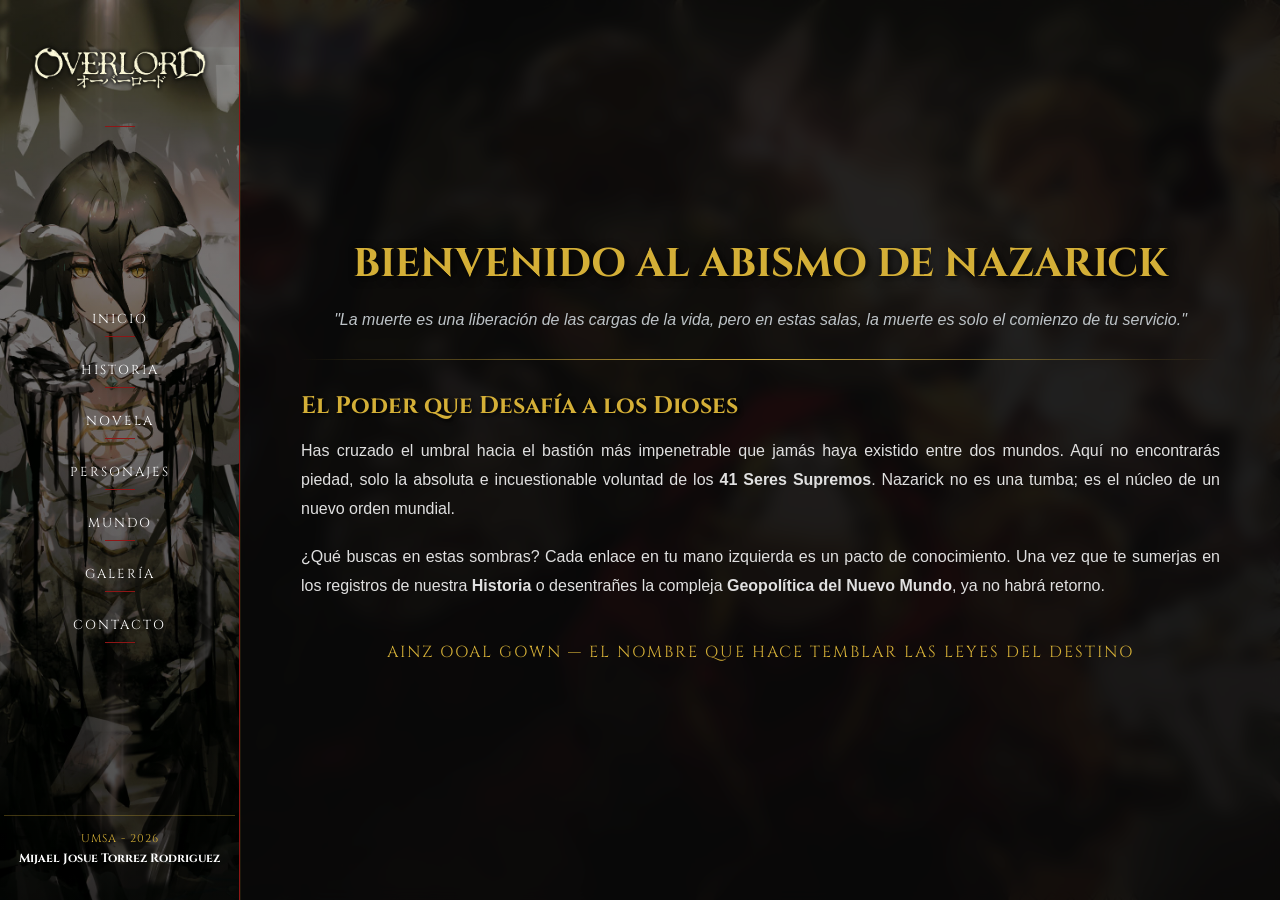
<file: index.html>
<!DOCTYPE html>
<html lang="es">
<head>
    <meta charset="UTF-8">
    <title>Overlord - Inicio</title>
    <link rel="stylesheet" href="css/estilo.css">
    <style>
        body {
            background-image: linear-gradient(rgba(0, 0, 0, 0.4), rgba(0, 0, 0, 0.7)), 
                              url('img/overlord_wallpaper_hd_overlord_so_bin_art_hd_wallp_by_resourcedirectory_de02f5s-pre.jpg') !important;
            background-size: cover !important;
            background-position: center !important;
            background-attachment: fixed !important;
            display: flex;
            margin: 0;
            overflow-x: hidden;
            color: #e0e0e0;
            font-family: 'Segoe UI', Tahoma, Geneva, Verdana, sans-serif;
        }

        main.contenido-derecha {
            margin-left: 240px !important;
            width: calc(100% - 240px) !important;
            background: rgba(10, 10, 10, 0.8) !important; 
            backdrop-filter: blur(8px) !important; 
            padding: 60px !important;
            min-height: 100vh;
            display: flex;
            flex-direction: column;
            justify-content: center;
            box-sizing: border-box;
        }

        .titulo-dorado {
            font-family: 'Cinzel', serif;
            color: #d4af37;
            font-size: 2.5rem;
            text-align: center;
            text-shadow: 2px 2px 10px #000;
            margin-bottom: 20px;
        }

        .divisor-ritual {
            border: 0;
            height: 1px;
            background: linear-gradient(to right, transparent, #d4af37, transparent);
            margin: 30px 0;
        }

        .cita-inicial {
            text-align: center;
            font-style: italic;
            color: #bdc3c7;
            margin-bottom: 30px;
        }

        .manifiesto-nazarick h2 {
            color: #d4af37;
            font-family: 'Cinzel', serif;
            margin-bottom: 15px;
        }

        .manifiesto-nazarick p {
            line-height: 1.8;
            margin-bottom: 20px;
            text-align: justify;
        }

        .lema-final {
            text-align: center;
            margin-top: 40px;
            color: #d4af37;
            font-family: 'Cinzel', serif;
            letter-spacing: 2px;
        }
    </style>
</head>
<body>
  
    <nav class="menu-lateral">
        <div class="logo-nazarick">
            <a href="index.html"><img src="img/Overlord_logo.png" alt="Logo" class="img-logo"></a>
        </div>
        <ul>
            <li><a href="index.html" class="active">INICIO</a></li>
            <li><a href="pags/historia.html">HISTORIA</a></li>
            <li><a href="pags/novela.html">NOVELA</a></li>
            <li><a href="pags/personajes.html">PERSONAJES</a></li>
            <li><a href="pags/mundo.html">MUNDO</a></li>
            <li><a href="pags/galeria.html">GALERÍA</a></li>
            <li><a href="pags/contacto.html">CONTACTO</a></li>
        </ul>
        <!-- SECCIÓN DE CRÉDITOS EN EL MENÚ -->
    <div class="creditos-menu">
        <p class="univ">UMSA - 2026</p>
        <p class="autor">Mijael Josue Torrez Rodriguez</p>
    </div>
    </nav>

    <main class="contenido-derecha">
        <section class="bienvenida-epica">
            <header>
                <h1 class="titulo-dorado">BIENVENIDO AL ABISMO DE NAZARICK</h1>
                <p class="cita-inicial">"La muerte es una liberación de las cargas de la vida, pero en estas salas, la muerte es solo el comienzo de tu servicio."</p>
            </header>

            <hr class="divisor-ritual">

            <article class="manifiesto-nazarick">
                <h2>El Poder que Desafía a los Dioses</h2>
                <p>Has cruzado el umbral hacia el bastión más impenetrable que jamás haya existido entre dos mundos. Aquí no encontrarás piedad, solo la absoluta e incuestionable voluntad de los <strong>41 Seres Supremos</strong>. Nazarick no es una tumba; es el núcleo de un nuevo orden mundial.</p>
                
                <p>¿Qué buscas en estas sombras? Cada enlace en tu mano izquierda es un pacto de conocimiento. Una vez que te sumerjas en los registros de nuestra <strong>Historia</strong> o desentrañes la compleja <strong>Geopolítica del Nuevo Mundo</strong>, ya no habrá retorno.</p>
            </article>

            <footer class="lema-final">
                <p>AINZ OOAL GOWN — EL NOMBRE QUE HACE TEMBLAR LAS LEYES DEL DESTINO</p>
            </footer>
        </section>
    </main>


</body>
</html>
</file>
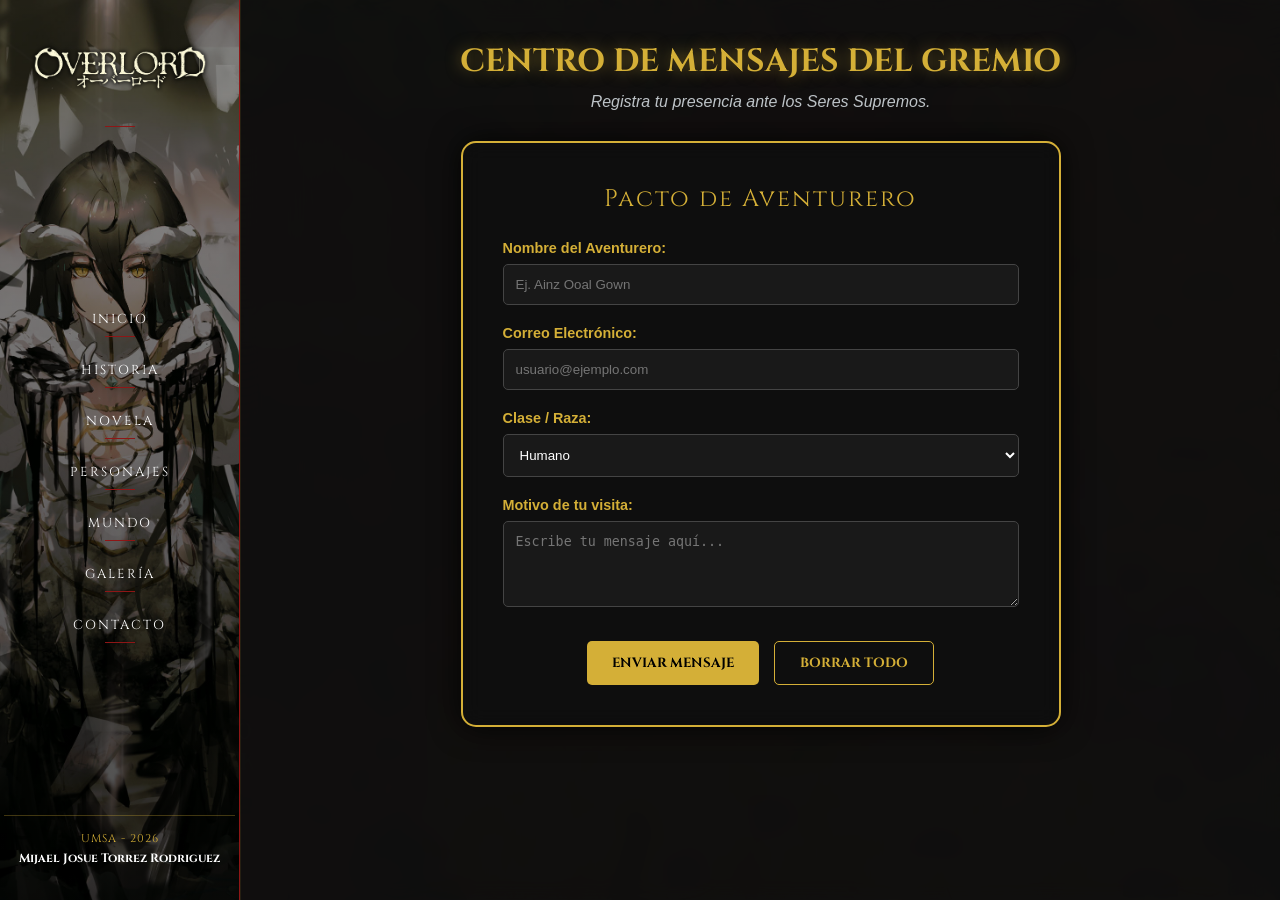
<file: pags/contacto.html>
<!DOCTYPE html>
<html lang="es">
<head>
    <meta charset="UTF-8">
    <title>Contacto - Nazarick UMSA</title>
    <link rel="stylesheet" href="../css/estilo.css">
    <style>
        body {
            /* Usamos el mismo fondo para mantener coherencia */
            background-image: linear-gradient(rgba(0, 0, 0, 0.7), rgba(0, 0, 0, 0.8)), 
                              url('../img/descarga (3).jpg') !important;
            background-size: cover !important;
            background-position: center !important;
            background-attachment: fixed !important;
            display: flex;
            margin: 0;
            color: #eeeeee;
        }

        .contenido-principal {
            margin-left: 240px !important;
            width: calc(100% - 240px) !important;
            padding: 40px !important;
            min-height: 100vh;
            display: flex;
            flex-direction: column;
            align-items: center;
            box-sizing: border-box;
        }

        h1 {
            font-family: 'Cinzel', serif;
            color: #d4af37;
            text-shadow: 0 0 15px rgba(212, 175, 55, 0.5);
            margin-bottom: 10px;
        }

        .subtitulo {
            text-align: center;
            font-style: italic;
            color: #bdc3c7;
            margin-bottom: 30px;
        }

        /* Estilo del Formulario */
        .formulario-nazarick {
            background: rgba(15, 15, 15, 0.85);
            backdrop-filter: blur(10px);
            border: 2px solid #d4af37;
            border-radius: 15px;
            padding: 40px;
            width: 100%;
            max-width: 600px;
            box-shadow: 0 0 30px rgba(0, 0, 0, 0.8);
        }

        fieldset {
            border: none;
            padding: 0;
            margin: 0;
        }

        legend {
            font-family: 'Cinzel', serif;
            color: #d4af37;
            font-size: 1.5rem;
            text-align: center;
            width: 100%;
            margin-bottom: 25px;
            letter-spacing: 2px;
        }

        label {
            display: block;
            margin-bottom: 8px;
            color: #d4af37;
            font-weight: bold;
            font-size: 0.9rem;
        }

        input, select, textarea {
            width: 100%;
            padding: 12px;
            background: rgba(30, 30, 30, 0.7);
            border: 1px solid #444;
            border-radius: 5px;
            color: #fff;
            margin-bottom: 20px;
            box-sizing: border-box;
            outline: none;
            transition: 0.3s;
        }

        input:focus, select:focus, textarea:focus {
            border-color: #d4af37;
            box-shadow: 0 0 10px rgba(212, 175, 55, 0.3);
        }

        /* Botones Épicos */
        .contenedor-botones {
            display: flex;
            gap: 15px;
            justify-content: center;
            margin-top: 10px;
        }

        button {
            padding: 12px 25px;
            cursor: pointer;
            font-family: 'Cinzel', serif;
            font-weight: bold;
            border-radius: 5px;
            transition: 0.4s;
            text-transform: uppercase;
        }

        button[type="submit"] {
            background: #d4af37;
            color: #000;
            border: none;
        }

        button[type="submit"]:hover {
            background: #fff;
            box-shadow: 0 0 20px #d4af37;
        }

        button[type="reset"] {
            background: transparent;
            color: #d4af37;
            border: 1px solid #d4af37;
        }

        button[type="reset"]:hover {
            background: rgba(212, 175, 55, 0.1);
        }
    </style>
</head>
<body>
   
    <nav class="menu-lateral">
        <div class="logo-nazarick"><a href="../index.html"><img src="../img/Overlord_logo.png" alt="Logo" class="img-logo"></a></div>
        <ul>
            <li><a href="../index.html">INICIO</a></li>
            <li><a href="historia.html">HISTORIA</a></li>
            <li><a href="novela.html">NOVELA</a></li>
            <li><a href="personajes.html">PERSONAJES</a></li>
            <li><a href="mundo.html">MUNDO</a></li>
            <li><a href="galeria.html">GALERÍA</a></li>
            <li><a href="contacto.html" class="active">CONTACTO</a></li>
        </ul>
        <!-- SECCIÓN DE CRÉDITOS EN EL MENÚ -->
    <div class="creditos-menu">
        <p class="univ">UMSA - 2026</p>
        <p class="autor">Mijael Josue Torrez Rodriguez</p>
    </div>
    </nav>

    <main class="contenido-principal">
        <h1>CENTRO DE MENSAJES DEL GREMIO</h1>
        <p class="subtitulo">Registra tu presencia ante los Seres Supremos.</p>

        <form action="#" method="post" class="formulario-nazarick">
            <fieldset>
                <legend>Pacto de Aventurero</legend>
                
                <label for="nombre">Nombre del Aventurero:</label>
                <input type="text" id="nombre" name="nombre" placeholder="Ej. Ainz Ooal Gown" required>

                <label for="email">Correo Electrónico:</label>
                <input type="email" id="email" name="email" placeholder="usuario@ejemplo.com" required>

                <label for="clase">Clase / Raza:</label>
                <select id="clase" name="clase">
                    <option value="humano">Humano</option>
                    <option value="heteromorfo">Heteromorfo (No-muerto, Demonio, etc.)</option>
                    <option value="semi-humano">Semi-humano</option>
                </select>

                <label for="mensaje">Motivo de tu visita:</label>
                <textarea id="mensaje" name="mensaje" rows="4" placeholder="Escribe tu mensaje aquí..."></textarea>

                <div class="contenedor-botones">
                    <button type="submit">ENVIAR MENSAJE</button>
                    <button type="reset">BORRAR TODO</button>
                </div>
            </fieldset>
        </form>
    </main>

</body>
</html>
</file>
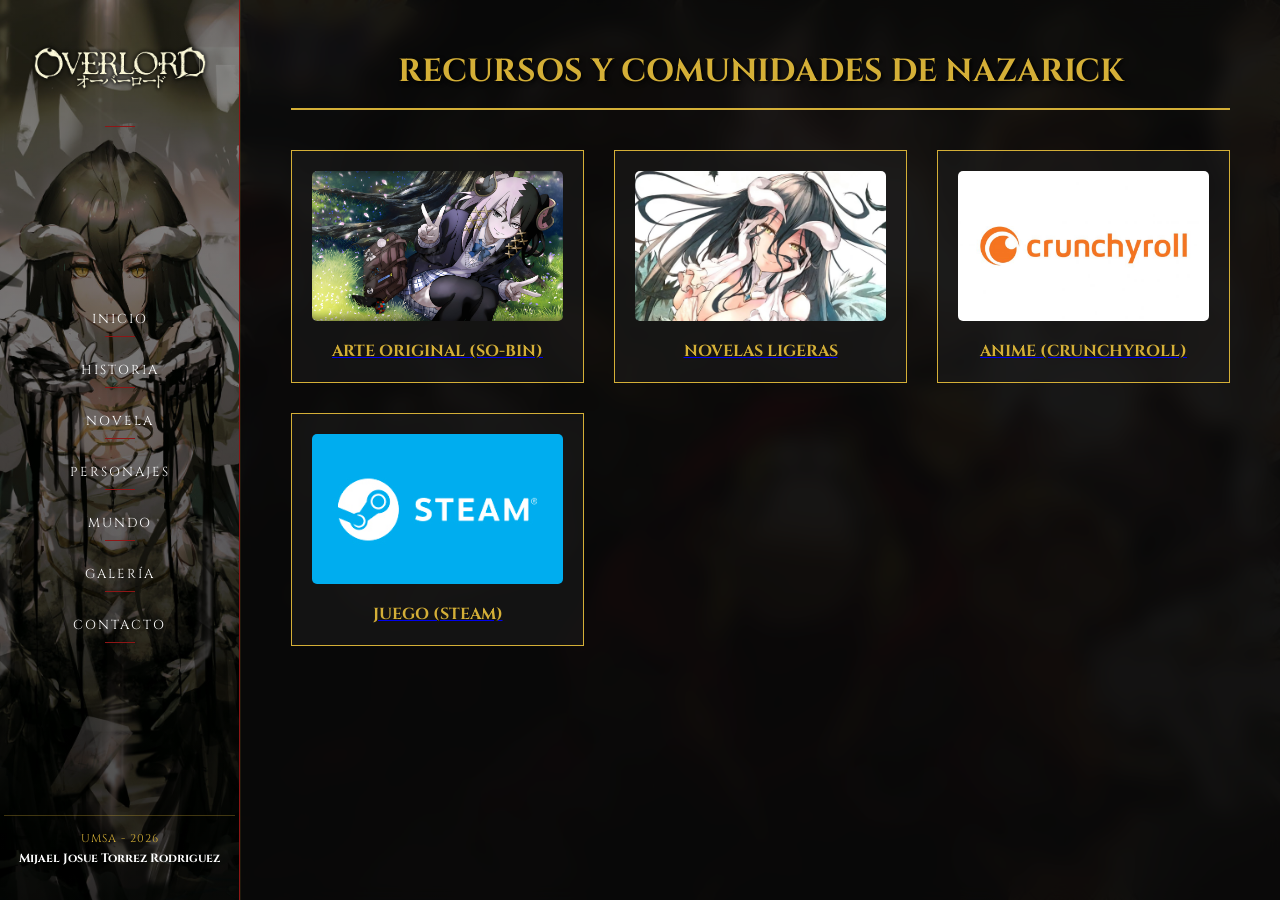
<file: pags/galeria.html>
<!DOCTYPE html>
<html lang="es">
<head>
    <meta charset="UTF-8">
    <title>Recursos - Overlord UMSA</title>
    <link rel="stylesheet" href="../css/estilo.css">
    <style>
        body {
            /* Usamos el fondo de la biblioteca para mantener la estética */
            background-image: linear-gradient(rgba(0, 0, 0, 0.6), rgba(0, 0, 0, 0.8)), 
                              url('../img/overlord_wallpaper_hd_overlord_so_bin_art_hd_wallp_by_resourcedirectory_de02f5s-pre.jpg') !important;
            background-size: cover !important;
            background-position: center !important;
            background-attachment: fixed !important;
            display: flex;
            margin: 0;
            color: #eeeeee;
        }

        .contenido-principal {
            margin-left: 240px !important;
            width: calc(100% - 240px) !important;
            padding: 50px !important;
            min-height: 100vh;
            box-sizing: border-box;
            background: rgba(10, 10, 10, 0.8);
            backdrop-filter: blur(10px);
        }

        h1 {
            font-family: 'Cinzel', serif;
            color: #d4af37;
            text-align: center;
            border-bottom: 2px solid #d4af37;
            padding-bottom: 15px;
        }

        .grid-recursos {
            display: grid;
            grid-template-columns: repeat(auto-fit, minmax(250px, 1fr));
            gap: 30px;
            margin-top: 40px;
        }

        .tarjeta-recurso {
            text-align: center;
            background: rgba(30, 30, 30, 0.5);
            padding: 20px;
            border: 1px solid #d4af37;
            transition: 0.3s;
        }

        .tarjeta-recurso:hover {
            transform: translateY(-10px);
            box-shadow: 0 0 20px rgba(212, 175, 55, 0.4);
        }

        .img-recurso {
            width: 100%;
            height: 150px;
            object-fit: cover;
            border-radius: 5px;
            margin-bottom: 15px;
        }

        .tarjeta-recurso span {
            display: block;
            color: #d4af37;
            font-family: 'Cinzel', serif;
            font-weight: bold;
        }
    </style>
</head>
<body>
    
    <nav class="menu-lateral">
       <div class="logo-nazarick"><a href="../index.html"><img src="../img/Overlord_logo.png" alt="Logo" class="img-logo"></a></div>
        <ul>
            <li><a href="../index.html">INICIO</a></li>
            <li><a href="historia.html">HISTORIA</a></li>
            <li><a href="novela.html">NOVELA</a></li>
            <li><a href="personajes.html">PERSONAJES</a></li>
            <li><a href="mundo.html">MUNDO</a></li>
            <li><a href="galeria.html" class="active">GALERÍA</a></li>
            <li><a href="contacto.html">CONTACTO</a></li>
        </ul>
        <!-- SECCIÓN DE CRÉDITOS EN EL MENÚ -->
    <div class="creditos-menu">
        <p class="univ">UMSA - 2026</p>
        <p class="autor">Mijael Josue Torrez Rodriguez</p>
    </div>
    </nav>

    <main class="contenido-principal">
        <h1>RECURSOS Y COMUNIDADES DE NAZARICK</h1>

        <div class="grid-recursos">
            <!-- Arte Original -->
            <a href="https://twitter.com/soubin" target="_blank" class="tarjeta-recurso">
                <img src="../img/656764023_1273528564878223_6191647858897061378_n.jpg" alt="Arte so-bin" class="img-recurso">
                <span>ARTE ORIGINAL (SO-BIN)</span>
            </a>

            <!-- Novelas -->
            <a href="https://yenpress.com/series/overlord-light-novel" target="_blank" class="tarjeta-recurso">
                <img src="../img/Overlord-min-2.jpg" alt="Novelas" class="img-recurso">
                <span>NOVELAS LIGERAS</span>
            </a>

            <!-- Anime -->
            <a href="https://www.crunchyroll.com/es/series/GR9P9331Y/overlord" target="_blank" class="tarjeta-recurso">
                <img src="../img/crunchyroll4133.jpg" alt="Anime" class="img-recurso">
                <span>ANIME (CRUNCHYROLL)</span>
            </a>

            <!-- Juego -->
            <a href="https://store.steampowered.com/app/1453940/Overlord_Escape_from_Nazarick/" target="_blank" class="tarjeta-recurso">
                <img src="../img/steamLogo_300.jpg" alt="Steam" class="img-recurso">
                <span>JUEGO (STEAM)</span>
            </a>
        </div>
    </main>


</body>
</html>
</file>
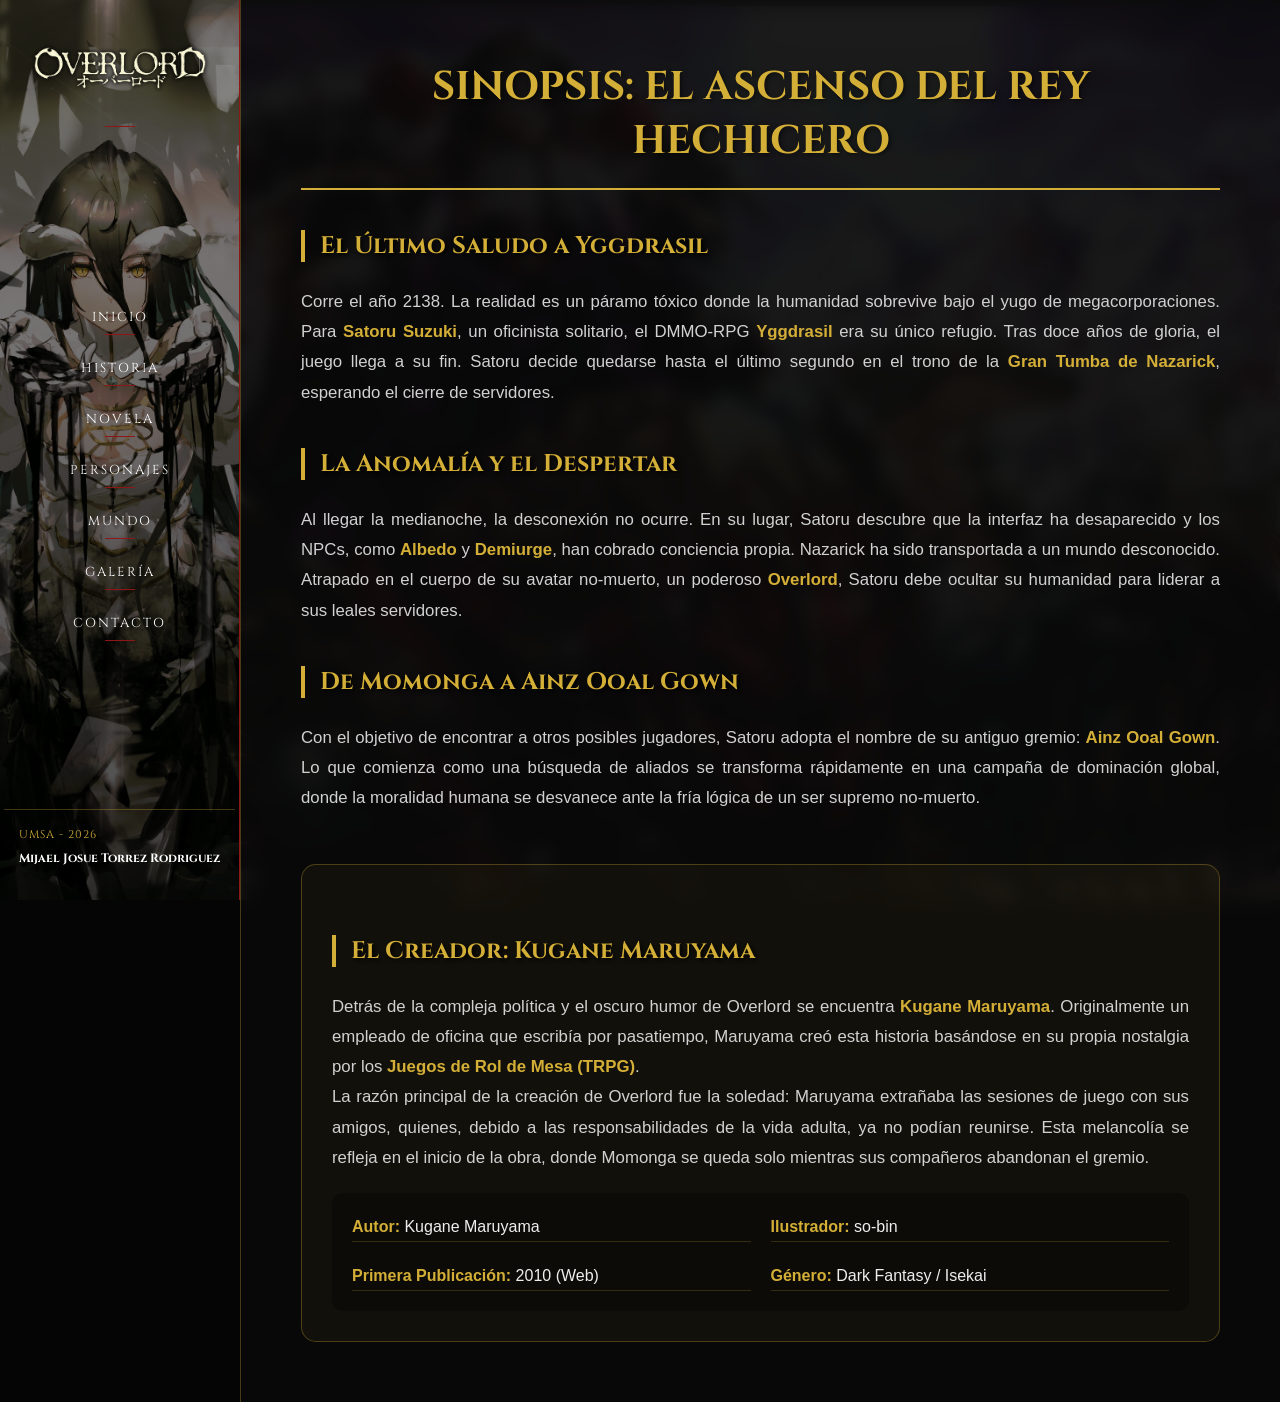
<file: pags/historia.html>
<!DOCTYPE html>
<html lang="es">
<head>
    <meta charset="UTF-8">
    <title>Overlord - Historia y Origen</title>
    <link rel="stylesheet" href="../css/estilo.css">
    <style>
        body {
            background-image: linear-gradient(rgba(0, 0, 0, 0.5), rgba(0, 0, 0, 0.7)), 
                              url('../img/s4av7p5wi9x61.png') !important;
            background-size: cover !important;
            background-position: center !important;
            background-attachment: fixed !important;
            display: flex;
            margin: 0;
            color: #eeeeee;
            font-family: 'Segoe UI', Tahoma, Geneva, Verdana, sans-serif;
        }

        main.contenido-derecha {
            margin-left: 240px !important;
            width: calc(100% - 240px) !important;
            background: rgba(10, 10, 10, 0.85) !important;
            padding: 60px !important;
            min-height: 100vh;
            box-sizing: border-box;
            backdrop-filter: blur(8px);
            border-left: 1px solid rgba(212, 175, 55, 0.3);
        }

        h1 {
            margin-top: 0;
            color: #d4af37;
            font-family: 'Cinzel', serif;
            text-align: center;
            font-size: 2.5rem;
            border-bottom: 2px solid #d4af37;
            padding-bottom: 20px;
            margin-bottom: 40px;
            text-shadow: 2px 2px 4px rgba(0,0,0,0.5);
        }

        h2 {
            font-family: 'Cinzel', serif;
            color: #d4af37;
            border-left: 4px solid #d4af37;
            padding-left: 15px;
            margin-top: 40px;
        }

        p {
            line-height: 1.8;
            text-align: justify;
            font-size: 1.05rem;
            color: #d1d1d1;
        }

        strong {
            color: #d4af37;
        }

        /* Tarjeta del Autor Especial */
        .seccion-autor {
            background: rgba(212, 175, 55, 0.05);
            border: 1px solid rgba(212, 175, 55, 0.3);
            padding: 30px;
            margin-top: 50px;
            border-radius: 15px;
            position: relative;
        }

        .ficha-tecnica {
            display: grid;
            grid-template-columns: 1fr 1fr;
            gap: 20px;
            margin-top: 20px;
            background: rgba(0,0,0,0.3);
            padding: 20px;
            border-radius: 10px;
        }

        .dato-ficha {
            border-bottom: 1px solid rgba(212, 175, 55, 0.2);
            padding: 5px 0;
        }
    </style>
</head>
<body>
   
   <nav class="menu-lateral">
       <div class="logo-nazarick">
           <a href="../index.html"><img src="../img/Overlord_logo.png" alt="Logo" class="img-logo"></a>
       </div>
       <ul>
           <li><a href="../index.html">INICIO</a></li>
           <li><a href="historia.html" class="active">HISTORIA</a></li>
           <li><a href="novela.html">NOVELA</a></li>
           <li><a href="personajes.html">PERSONAJES</a></li>
           <li><a href="mundo.html">MUNDO</a></li>
           <li><a href="galeria.html">GALERÍA</a></li>
           <li><a href="contacto.html">CONTACTO</a></li>
       </ul>
       <div class="creditos-menu">
           <p class="univ">UMSA - 2026</p>
           <p class="autor">Mijael Josue Torrez Rodriguez</p>
       </div>
   </nav>

   <main class="contenido-derecha">
        <h1>SINOPSIS: EL ASCENSO DEL REY HECHICERO</h1>
        
        <section>
            <h2>El Último Saludo a Yggdrasil</h2>
            <p>Corre el año 2138. La realidad es un páramo tóxico donde la humanidad sobrevive bajo el yugo de megacorporaciones. Para <strong>Satoru Suzuki</strong>, un oficinista solitario, el DMMO-RPG <strong>Yggdrasil</strong> era su único refugio. Tras doce años de gloria, el juego llega a su fin. Satoru decide quedarse hasta el último segundo en el trono de la <strong>Gran Tumba de Nazarick</strong>, esperando el cierre de servidores.</p>
        </section>

        <section>
            <h2>La Anomalía y el Despertar</h2>
            <p>Al llegar la medianoche, la desconexión no ocurre. En su lugar, Satoru descubre que la interfaz ha desaparecido y los NPCs, como <strong>Albedo</strong> y <strong>Demiurge</strong>, han cobrado conciencia propia. Nazarick ha sido transportada a un mundo desconocido. Atrapado en el cuerpo de su avatar no-muerto, un poderoso <strong>Overlord</strong>, Satoru debe ocultar su humanidad para liderar a sus leales servidores.</p>
        </section>

        <section>
            <h2>De Momonga a Ainz Ooal Gown</h2>
            <p>Con el objetivo de encontrar a otros posibles jugadores, Satoru adopta el nombre de su antiguo gremio: <strong>Ainz Ooal Gown</strong>. Lo que comienza como una búsqueda de aliados se transforma rápidamente en una campaña de dominación global, donde la moralidad humana se desvanece ante la fría lógica de un ser supremo no-muerto.</p>
        </section>

        <section class="seccion-autor">
            <h2>El Creador: Kugane Maruyama</h2>
            <p>Detrás de la compleja política y el oscuro humor de Overlord se encuentra <strong>Kugane Maruyama</strong>. Originalmente un empleado de oficina que escribía por pasatiempo, Maruyama creó esta historia basándose en su propia nostalgia por los <strong>Juegos de Rol de Mesa (TRPG)</strong>.</p>
            
            <p>La razón principal de la creación de Overlord fue la soledad: Maruyama extrañaba las sesiones de juego con sus amigos, quienes, debido a las responsabilidades de la vida adulta, ya no podían reunirse. Esta melancolía se refleja en el inicio de la obra, donde Momonga se queda solo mientras sus compañeros abandonan el gremio.</p>

            <div class="ficha-tecnica">
                <div class="dato-ficha"><strong>Autor:</strong> Kugane Maruyama</div>
                <div class="dato-ficha"><strong>Ilustrador:</strong> so-bin</div>
                <div class="dato-ficha"><strong>Primera Publicación:</strong> 2010 (Web)</div>
                <div class="dato-ficha"><strong>Género:</strong> Dark Fantasy / Isekai</div>
            </div>
        </section>
   </main>

</body>
</html>
</file>
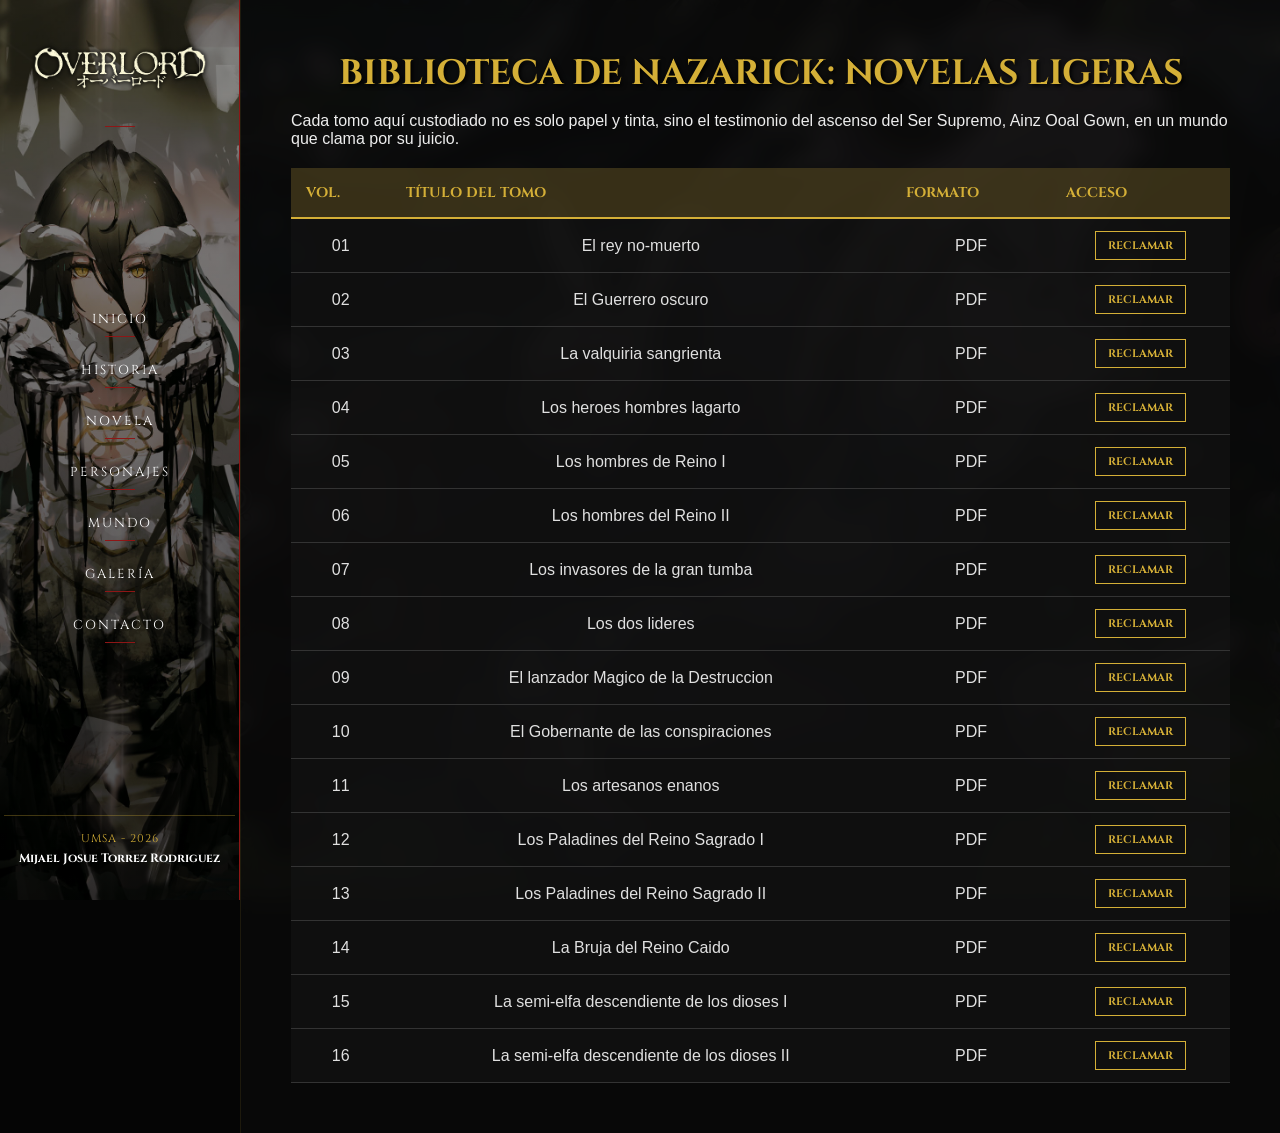
<file: pags/novela.html>
<!DOCTYPE html>
<html lang="es">
<head>
    <meta charset="UTF-8">
    <title>Overlord - Novelas Ligeras</title>
    <link rel="stylesheet" href="../css/estilo.css">
    <style>
        body {
            /* He puesto el nombre exacto que me pasaste. Asegúrate que el archivo en /img/ termine en .jpg */
            background-image: linear-gradient(rgba(0, 0, 0, 0.6), rgba(0, 0, 0, 0.8)), 
                              url('../img/656764023_1273528564878223_6191647858897061378_n.jpg') !important;
            background-size: cover !important;
            background-position: center !important;
            background-attachment: fixed !important;
            display: flex;
            margin: 0;
            color: #eeeeee;
        }

        main.contenido-derecha {
            margin-left: 240px !important;
            width: calc(100% - 240px) !important;
            background: rgba(10, 10, 10, 0.85) !important; 
            backdrop-filter: blur(10px) !important; 
            padding: 50px !important;
            min-height: 100vh;
            box-sizing: border-box;
        }

        .header-epico h1 {
            font-family: 'Cinzel', serif;
            color: #d4af37;
            text-align: center;
            font-size: 2.2rem;
            margin-bottom: 15px;
        }

        .tabla-overlord {
            width: 100%;
            border-collapse: collapse;
            margin-top: 20px;
            background: rgba(20, 20, 20, 0.6);
        }

        .tabla-overlord th {
            background-color: rgba(212, 175, 55, 0.2);
            color: #d4af37;
            padding: 15px;
            border-bottom: 2px solid #d4af37;
        }

        .tabla-overlord td {
            padding: 12px;
            border-bottom: 1px solid #333;
            text-align: center;
        }

        .link-tabla {
            color: #d4af37;
            text-decoration: none;
            font-weight: bold;
        }
    </style>
</head>
<body>
    
  <nav class="menu-lateral">
   <div class="logo-nazarick"><a href="../index.html"><img src="../img/Overlord_logo.png" alt="Logo" class="img-logo"></a></div>
    <ul>
        <li><a href="../index.html">INICIO</a></li>
        <li><a href="historia.html">HISTORIA</a></li>
        <li><a href="novela.html" class="active">NOVELA</a></li>
        <li><a href="personajes.html">PERSONAJES</a></li>
        <li><a href="mundo.html">MUNDO</a></li>
        <li><a href="galeria.html">GALERÍA</a></li>
        <li><a href="contacto.html">CONTACTO</a></li>
    </ul>
    <!-- SECCIÓN DE CRÉDITOS EN EL MENÚ -->
    <div class="creditos-menu">
        <p class="univ">UMSA - 2026</p>
        <p class="autor">Mijael Josue Torrez Rodriguez</p>
    </div>
</nav>

    <main class="contenido-derecha">
        <header class="header-epico">
            <h1>BIBLIOTECA DE NAZARICK: NOVELAS LIGERAS</h1>
            <p>
                Cada tomo aquí custodiado no es solo papel y tinta, sino el testimonio del ascenso del Ser Supremo, 
                Ainz Ooal Gown, en un mundo que clama por su juicio.
            </p>
        </header>

        <table class="tabla-overlord">
            <thead>
                <tr>
                    <th>VOL.</th>
                    <th>TÍTULO DEL TOMO</th>
                    <th>FORMATO</th>
                    <th>ACCESO</th>
                </tr>
            </thead>
            <tbody>
                <tr><td>01</td><td>El rey no-muerto</td><td>PDF</td><td><a href="../docs/Overlord 1 El rey no-muerto.pdf" target="_blank" class="link-tabla">RECLAMAR</a></td></tr>
                <tr><td>02</td><td>El Guerrero oscuro</td><td>PDF</td><td><a href="../docs/Overlord 2 El Guerrero oscuro.pdf" target="_blank" class="link-tabla">RECLAMAR</a></td></tr>
                <tr><td>03</td><td>La valquiria sangrienta</td><td>PDF</td><td><a href="../docs/Overlord 3 La valquiria sangrienta.pdf" target="_blank" class="link-tabla">RECLAMAR</a></td></tr>
                <tr><td>04</td><td>Los heroes hombres lagarto</td><td>PDF</td><td><a href="../docs/Overlord 4 Los heroes hombres lagarto.pdf" target="_blank" class="link-tabla">RECLAMAR</a></td></tr>
                <tr><td>05</td><td>Los hombres de Reino I</td><td>PDF</td><td><a href="../docs/Overlord 5 Los hombres de Reino I.pdf" target="_blank" class="link-tabla">RECLAMAR</a></td></tr>
                <tr><td>06</td><td>Los hombres del Reino II</td><td>PDF</td><td><a href="../docs/Overlord 6 Los hombres del Reino II.pdf" target="_blank" class="link-tabla">RECLAMAR</a></td></tr>
                <tr><td>07</td><td>Los invasores de la gran tumba</td><td>PDF</td><td><a href="../docs/Overlord 7 Los invasores de la gran tumba.pdf" target="_blank" class="link-tabla">RECLAMAR</a></td></tr>
                <tr><td>08</td><td>Los dos lideres</td><td>PDF</td><td><a href="../docs/Overlord 8 Los dos lideres.pdf" target="_blank" class="link-tabla">RECLAMAR</a></td></tr>
                <tr><td>09</td><td>El lanzador Magico de la Destruccion</td><td>PDF</td><td><a href="../docs/Overlord 9 El lanzador Magico de la Destruccion.pdf" target="_blank" class="link-tabla">RECLAMAR</a></td></tr>
                <tr><td>10</td><td>El Gobernante de las conspiraciones</td><td>PDF</td><td><a href="../docs/Overlord 10 El Gobernante de las conspiraciones.pdf" target="_blank" class="link-tabla">RECLAMAR</a></td></tr>
                <tr><td>11</td><td>Los artesanos enanos</td><td>PDF</td><td><a href="../docs/Overlord 11 Los artesanos enanos.pdf" target="_blank" class="link-tabla">RECLAMAR</a></td></tr>
                <tr><td>12</td><td>Los Paladines del Reino Sagrado I</td><td>PDF</td><td><a href="../docs/Overlord 12 Los Paladines del Reino Sagrado I.pdf" target="_blank" class="link-tabla">RECLAMAR</a></td></tr>
                <tr><td>13</td><td>Los Paladines del Reino Sagrado II</td><td>PDF</td><td><a href="../docs/Overlord 13 Los Paladines del Reino Sagrado II.pdf" target="_blank" class="link-tabla">RECLAMAR</a></td></tr>
                <tr><td>14</td><td>La Bruja del Reino Caido</td><td>PDF</td><td><a href="../docs/Overlord 14 La Bruja del Reino Caido.pdf" target="_blank" class="link-tabla">RECLAMAR</a></td></tr>
                <tr><td>15</td><td>La semi-elfa descendiente de los dioses I</td><td>PDF</td><td><a href="../docs/Overlord 15 La Semi-Elfa Descendiente de la Sangre I.pdf" target="_blank" class="link-tabla">RECLAMAR</a></td></tr>
                <tr><td>16</td><td>La semi-elfa descendiente de los dioses II</td><td>PDF</td><td><a href="../docs/Overlord 16 La Semi-Elfa Descendiente de la Sangre II.pdf" target="_blank" class="link-tabla">RECLAMAR</a></td></tr>
            </tbody>
        </table>
    </main>
 
</body>
</html>
</file>
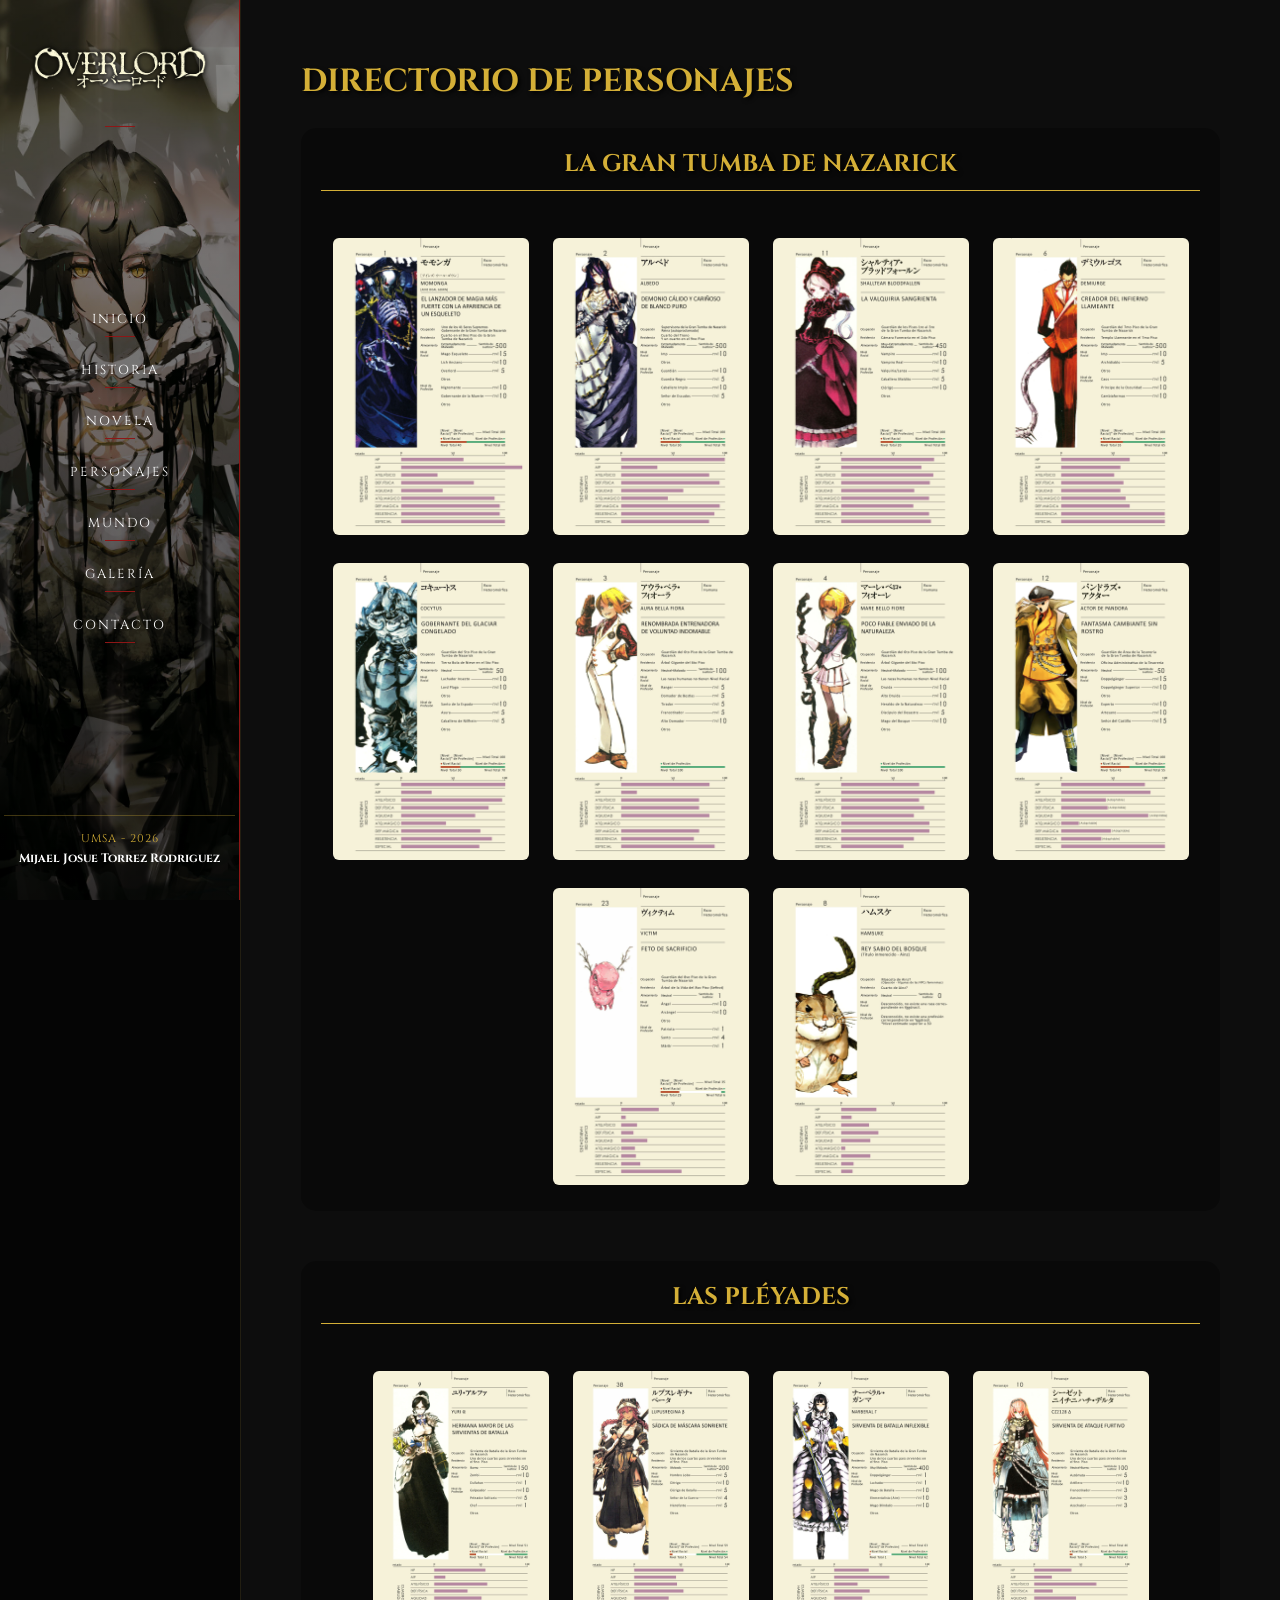
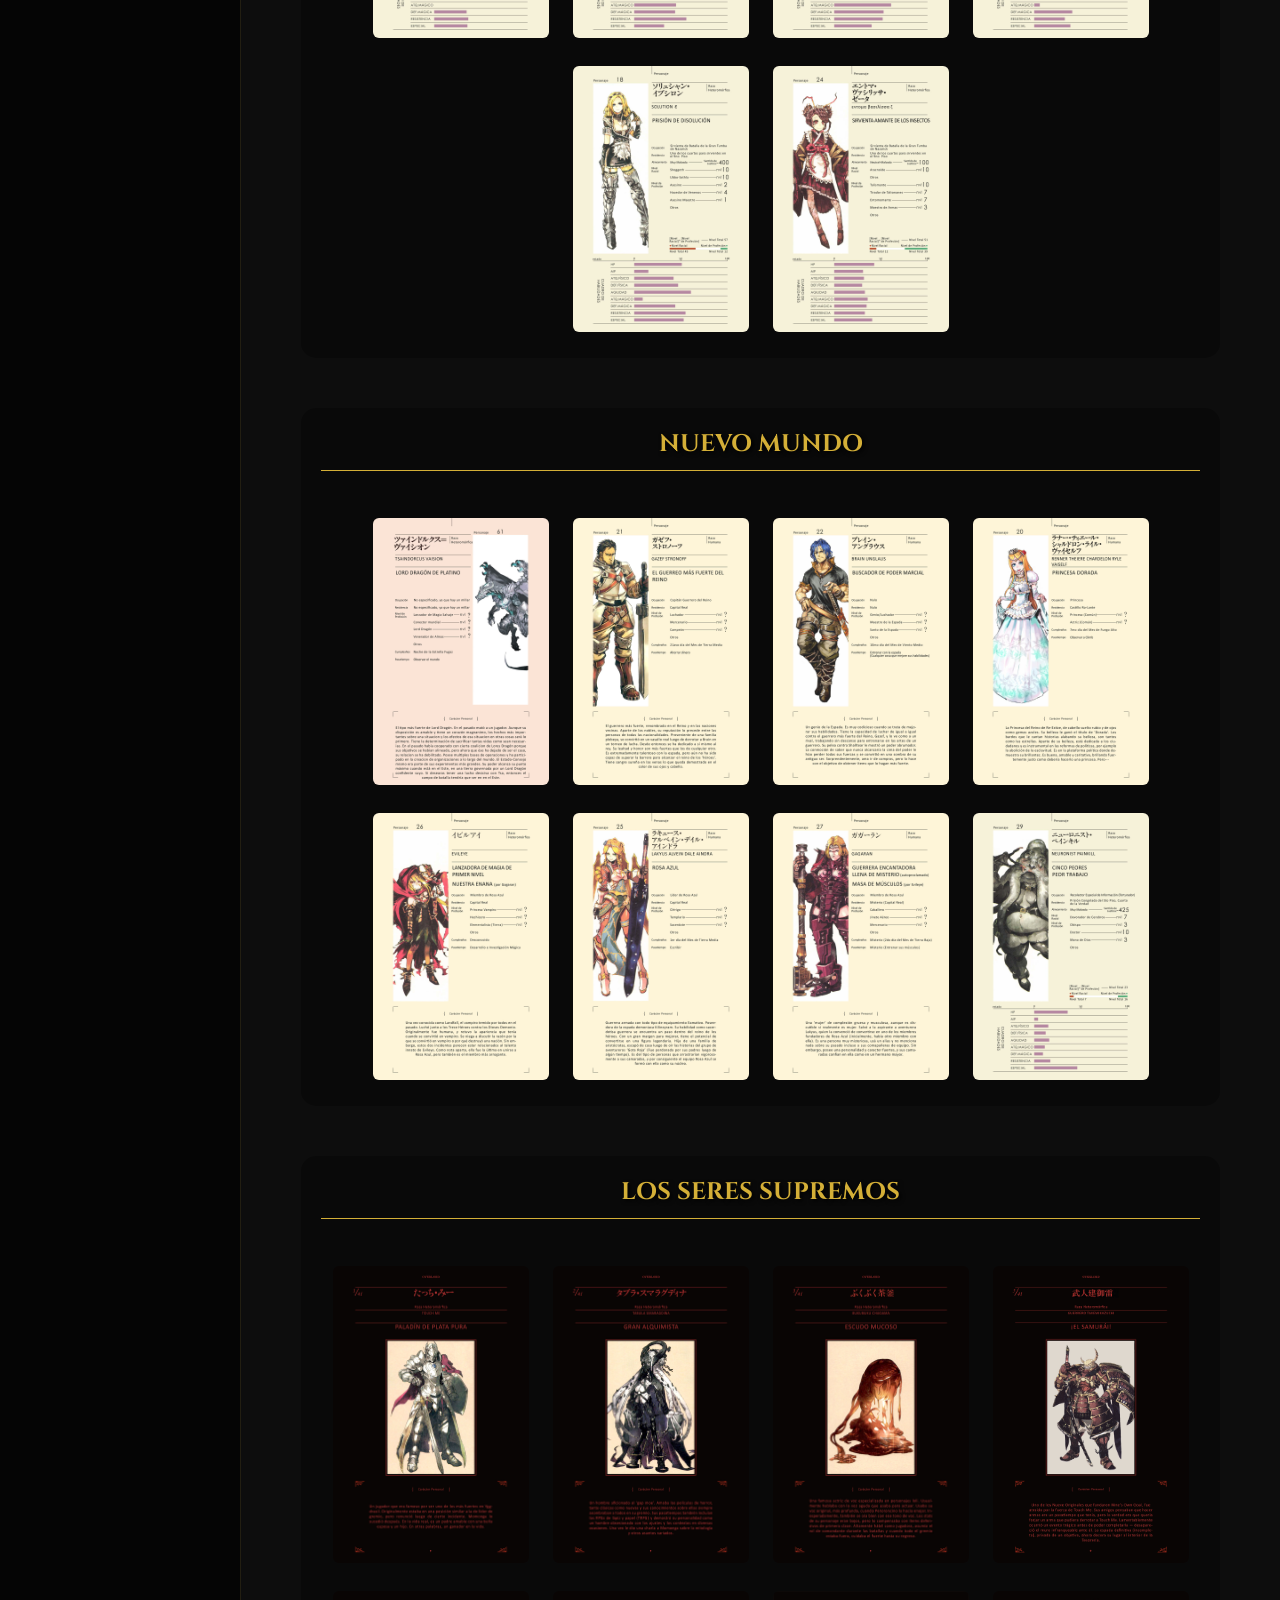
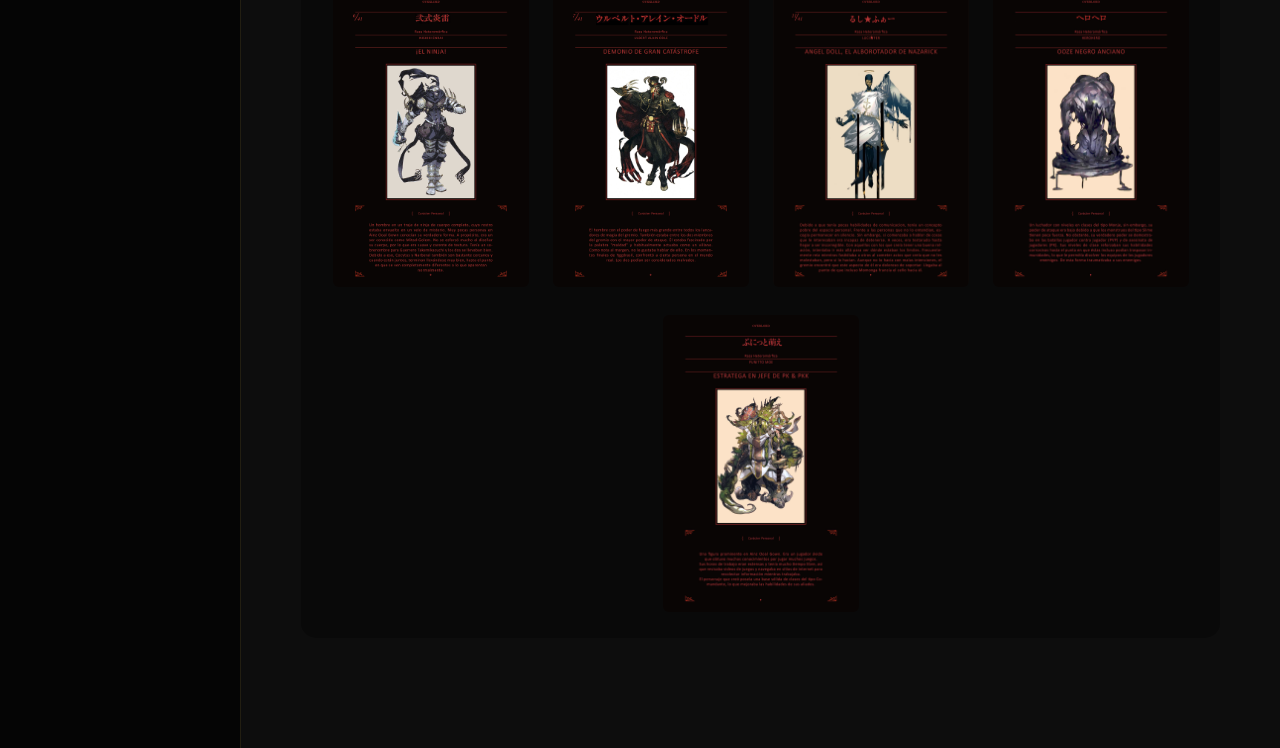
<file: pags/personajes.html>
<!DOCTYPE html>
<html lang="es">
<head>
    <meta charset="UTF-8">
    <title>Overlord - Directorio de Personajes</title>
    <link rel="stylesheet" href="../css/estilo.css">
    <style>
        /* Ajuste rápido para que las imágenes se vean como en tu captura */
        section {
            display: flex;
            flex-wrap: wrap;
            gap: 20px;
            justify-content: center;
            margin-bottom: 50px;
            padding: 20px;
            background: rgba(0, 0, 0, 0.3);
            border-radius: 15px;
        }
        
        section h2 {
            width: 100%;
            color: #d4af37;
            font-family: 'Cinzel', serif;
            text-align: center;
            border-bottom: 1px solid #d4af37;
            padding-bottom: 10px;
        }

        .img-personaje {
            border: 2px solid transparent;
            transition: all 0.3s ease;
            border-radius: 8px;
        }

        .img-personaje:hover {
            border-color: #d4af37;
            transform: scale(1.05);
            box-shadow: 0 0 15px rgba(212, 175, 55, 0.5);
        }
    </style>
</head>
<body>
   
    <!-- MENU LATERAL CON CLASE CORRECTA -->
    <nav class="menu-lateral">
        <div class="logo-nazarick">
            <a href="../index.html"><img src="../img/Overlord_logo.png" alt="Logo" class="img-logo"></a>
        </div>
        <ul>
            <li><a href="../index.html">INICIO</a></li>
            <li><a href="historia.html">HISTORIA</a></li>
            <li><a href="novela.html">NOVELA</a></li>
            <li><a href="personajes.html" class="active">PERSONAJES</a></li>
            <li><a href="mundo.html">MUNDO</a></li>
            <li><a href="galeria.html">GALERÍA</a></li>
            <li><a href="contacto.html">CONTACTO</a></li>
        </ul>
        
        <div class="creditos-menu">
            <p class="univ">UMSA - 2026</p>
            <p class="autor">Mijael Josue Torrez Rodriguez</p>
        </div>
    </nav>

    <!-- MAIN CON CLASE PARA RESPETAR EL MARGEN -->
    <main class="contenido-derecha">
        <h1>DIRECTORIO DE PERSONAJES</h1>

        <section id="nazarick">
            <h2>LA GRAN TUMBA DE NAZARICK</h2>
            <a href="../img/char-01%20Momonga.jpg"><img src="../img/char-01%20Momonga.jpg" width="200" class="img-personaje" alt="Ainz"></a>
            <a href="../img/char-02%20Albedo.jpg"><img src="../img/char-02%20Albedo.jpg" width="200" class="img-personaje" alt="Albedo"></a>
            <a href="../img/char-11%20Shalltear.jpg"><img src="../img/char-11%20Shalltear.jpg" width="200" class="img-personaje" alt="Shalltear"></a>
            <a href="../img/char-06%20Demiurge.jpg"><img src="../img/char-06%20Demiurge.jpg" width="200" class="img-personaje" alt="Demiurge"></a>
            <a href="../img/char-05%20Cocytus.jpg"><img src="../img/char-05%20Cocytus.jpg" width="200" class="img-personaje" alt="Cocytus"></a>
            <a href="../img/char-03%20Aura.jpg"><img src="../img/char-03%20Aura.jpg" width="200" class="img-personaje" alt="Aura"></a>
            <a href="../img/char-04%20Mare.jpg"><img src="../img/char-04%20Mare.jpg" width="200" class="img-personaje" alt="Mare"></a>
            <a href="../img/char-12%20Pandora.jpg"><img src="../img/char-12%20Pandora.jpg" width="200" class="img-personaje" alt="Pandora"></a>
            <a href="../img/char-23%20Victim.jpg"><img src="../img/char-23%20Victim.jpg" width="200" class="img-personaje" alt="Victim"></a>
            <a href="../img/char-08%20Hamsuke.jpg"><img src="../img/char-08%20Hamsuke.jpg" width="200" class="img-personaje" alt="Hamsuke"></a>
        </section>

        <section id="pleiades">
            <h2>LAS PLÉYADES</h2>
            <a href="../img/char-09%20Yuri.jpg"><img src="../img/char-09%20Yuri.jpg" width="180" class="img-personaje" alt="Yuri"></a>
            <a href="../img/char-38%20Lupu.jpg"><img src="../img/char-38%20Lupu.jpg" width="180" class="img-personaje" alt="Lupu"></a>
            <a href="../img/char-07%20Narberal.jpg"><img src="../img/char-07%20Narberal.jpg" width="180" class="img-personaje" alt="Narberal"></a>
            <a href="../img/char-10%20Shizu.jpg"><img src="../img/char-10%20Shizu.jpg" width="180" class="img-personaje" alt="Shizu"></a>
            <a href="../img/char-18%20Solution.jpg"><img src="../img/char-18%20Solution.jpg" width="180" class="img-personaje" alt="Solution"></a>
            <a href="../img/char-24%20Entoma.jpg"><img src="../img/char-24%20Entoma.jpg" width="180" class="img-personaje" alt="Entoma"></a>
        </section>

        <section id="nuevo-mundo">
            <h2>NUEVO MUNDO</h2>
            <a href="../img/char-61%20Tsa.jpg"><img src="../img/char-61%20Tsa.jpg" width="180" class="img-personaje" alt="Tsa"></a>
            <a href="../img/char-21%20Gazef.jpg"><img src="../img/char-21%20Gazef.jpg" width="180" class="img-personaje" alt="Gazef"></a>
            <a href="../img/char-22%20Brain.jpg"><img src="../img/char-22%20Brain.jpg" width="180" class="img-personaje" alt="Brain"></a>
            <a href="../img/char-20%20Renner.jpg"><img src="../img/char-20%20Renner.jpg" width="180" class="img-personaje" alt="Renner"></a>
            <a href="../img/char-26%20Evileye.jpg"><img src="../img/char-26%20Evileye.jpg" width="180" class="img-personaje" alt="Evileye"></a>
            <a href="../img/char-25%20Lakyus.jpg"><img src="../img/char-25%20Lakyus.jpg" width="180" class="img-personaje" alt="Lakyus"></a>
            <a href="../img/char-27%20Gagaran.jpg"><img src="../img/char-27%20Gagaran.jpg" width="180" class="img-personaje" alt="Gagaran"></a>
            <a href="../img/char-29%20Neuronist.jpg"><img src="../img/char-29%20Neuronist.jpg" width="180" class="img-personaje" alt="Neuronist"></a>
        </section>

        <section id="seres-supremos">
            <h2>LOS SERES SUPREMOS</h2>
            <a href="../img/guild-1.jpg"><img src="../img/guild-1.jpg" width="200" class="img-personaje" alt="Ser Supremo 1"></a>
            <a href="../img/guild-2.jpg"><img src="../img/guild-2.jpg" width="200" class="img-personaje" alt="Ser Supremo 2"></a>
            <a href="../img/guild-3.jpg"><img src="../img/guild-3.jpg" width="200" class="img-personaje" alt="Ser Supremo 3"></a>
            <a href="../img/guild-5.jpg"><img src="../img/guild-5.jpg" width="200" class="img-personaje" alt="Ser Supremo 5"></a>
            <a href="../img/guild-6.jpg"><img src="../img/guild-6.jpg" width="200" class="img-personaje" alt="Ser Supremo 6"></a>
            <a href="../img/guild-7.jpg"><img src="../img/guild-7.jpg" width="200" class="img-personaje" alt="Ser Supremo 7"></a>
            <a href="../img/guild-11.jpg"><img src="../img/guild-11.jpg" width="200" class="img-personaje" alt="Ser Supremo 11"></a>
            <a href="../img/guild-a.jpg"><img src="../img/guild-a.jpg" width="200" class="img-personaje" alt="Ser Supremo A"></a>
            <a href="../img/guild-b.jpg"><img src="../img/guild-b.jpg" width="200" class="img-personaje" alt="Ser Supremo B"></a>
        </section>
    </main>

</body>
</html>
</file>
<file: css/estilo.css>
/* 
   PROYECTO INFORMATICA UMSA - NAZARICK PORTAL
   AUTOR: MIJAEL JOSUE TORREZ RODRIGUES
*/

@import url('https://fonts.googleapis.com/css2?family=Cinzel:wght@400;700&display=swap');

/* 1. RESET Y ESTRUCTURA BASE */
* {
    margin: 0;
    padding: 0;
    box-sizing: border-box;
}

body {
    background-color: #050505;
    color: #e0e0e0;
    font-family: 'Segoe UI', Tahoma, Geneva, Verdana, sans-serif;
    display: flex; /* Mantiene el esqueleto de dos columnas */
    min-height: 100vh;
    overflow-x: hidden;
}

/* 1. POSICIONAMIENTO DEL ESQUELETO */
/* 1. POSICIONAMIENTO DEL ESQUELETO */
nav {
    position: fixed !important;
    left: 0 !important;
    top: 0 !important;
    width: 240px !important;
    height: 100vh !important;
    
    /* IMAGEN DE FONDO AÑADIDA */
    background-image: linear-gradient(rgba(0, 0, 0, 0.4), rgba(0, 0, 0, 0.7)), url('../img/CY31VuP.jpeg') !important;
    background-size: cover !important;
    background-position: center top !important;
    background-repeat: no-repeat !important;
    
    border-right: 1px solid #8e1616 !important;
    display: flex !important;
    flex-direction: column !important;
    align-items: center !important;
    padding-top: 30px !important;
    z-index: 10000 !important;
    animation: nazarickFadeIn 0.8s ease-out forwards !important;
}

/* 2. ELIMINAR PUNTOS DE LISTA Y CENTRAR */
nav ul {
    list-style: none !important;
    width: 100% !important;
    padding: 0 !important;
}

nav li {
    width: 100% !important;
    text-align: center !important;
}

/* 3. ENLACES (ESTILO OFFICIAL MOVIE) */
nav a {
    display: block !important;
    color: #ffffff !important;
    text-decoration: none !important;
    font-family: 'Cinzel', serif !important;
    font-size: 13px !important;
    padding: 12px 0 !important;
    letter-spacing: 2px !important;
    transition: 0.3s !important;
    opacity: 0; /* Para el desvanecimiento */
    animation: nazarickFadeIn 0.5s ease-out forwards !important;
}

/* Línea roja separadora */
nav a::after {
    content: "" !important;
    display: block !important;
    width: 30px !important;
    height: 1px !important;
    background: #8e1616 !important;
    margin: 8px auto 0 auto !important;
}

nav a:hover {
    color: #d4af37 !important;
    text-shadow: 0 0 10px rgba(212, 175, 55, 0.8) !important;
}

/* 4. LOGO */
.img-logo {
    width: 180px !important;
    height: auto !important;
    margin-bottom: 20px !important;
}

/* 5. CASCADA DE DESVANECIMIENTO */
nav li:nth-child(1) a { animation-delay: 0.1s; }
nav li:nth-child(2) a { animation-delay: 0.2s; }
nav li:nth-child(3) a { animation-delay: 0.3s; }
nav li:nth-child(4) a { animation-delay: 0.4s; }
nav li:nth-child(5) a { animation-delay: 0.5s; }
nav li:nth-child(6) a { animation-delay: 0.6s; }
nav li:nth-child(7) a { animation-delay: 0.7s; }

/* 6. ANIMACIÓN GLOBAL */
@keyframes nazarickFadeIn {
    0% { opacity: 0; transform: translateY(15px); filter: blur(5px); }
    100% { opacity: 1; transform: translateY(0); filter: blur(0); }
}
/* 3. CONTENIDO PRINCIPAL - EL RECTÁNGULO SEMITRANSPARENTE */
main, .contenido-derecha, .contenido-principal {
    margin-left: 240px; /* Respeta el ancho del menú */
    flex-grow: 1;
    padding: 60px;
    background: rgba(15, 15, 15, 0.9);
    backdrop-filter: blur(10px);
    border-left: 1px solid rgba(212, 175, 55, 0.1);
    min-height: 100vh;
    opacity: 0;
    animation: nazarickFadeIn 1s ease-out 0.3s forwards;
}

/* Títulos con amor dorado */
h1, h2, .titulo-dorado {
    font-family: 'Cinzel', serif;
    color: #d4af37;
    margin-bottom: 25px;
    text-shadow: 2px 2px 4px #000;
}

/* 4. TABLAS Y BOTONES (BIBLIOTECA) */
table {
    width: 100%;
    border-collapse: collapse;
    margin-top: 20px;
    color: #e0e0e0;
}

th {
    background: #4a0000;
    color: #d4af37;
    padding: 12px;
    text-align: left;
    font-family: 'Cinzel', serif;
    font-size: 14px;
}

td {
    padding: 12px;
    border-bottom: 1px solid #222;
}

/* Botón RECLAMAR corregido */
.btn-reclamar, table a {
    color: #d4af37 !important;
    text-decoration: none !important;
    border: 1px solid #d4af37;
    padding: 6px 12px;
    font-size: 11px;
    font-family: 'Cinzel', serif;
    transition: 0.3s;
    display: inline-block;
}

.btn-reclamar:hover {
    background: #d4af37;
    color: #000 !important;
    box-shadow: 0 0 15px #d4af37;
}

/* 5. ANIMACIONES DE DESVANECIMIENTO */
@keyframes nazarickFadeIn {
    0% {
        opacity: 0;
        transform: translateY(20px);
        filter: blur(10px);
    }
    100% {
        opacity: 1;
        transform: translateY(0);
        filter: blur(0);
    }
}

/* Cascada para los enlaces del menú */
.menu-lateral a:nth-child(1) { animation-delay: 0.1s; }
.menu-lateral a:nth-child(2) { animation-delay: 0.2s; }
.menu-lateral a:nth-child(3) { animation-delay: 0.3s; }
.menu-lateral a:nth-child(4) { animation-delay: 0.4s; }
.menu-lateral a:nth-child(5) { animation-delay: 0.5s; }
.menu-lateral a:nth-child(6) { animation-delay: 0.6s; }
.menu-lateral a:nth-child(7) { animation-delay: 0.7s; }
.menu-lateral {
    display: flex;
    flex-direction: column;
    justify-content: space-between; /* Empuja los créditos hacia abajo */
    height: 100vh;
    padding-bottom: 20px;
}

.creditos-menu {
    padding: 15px;
    border-top: 1px solid rgba(212, 175, 55, 0.3);
    text-align: center;
    font-family: 'Cinzel', serif;
}

.creditos-menu .univ {
    color: #d4af37;
    font-size: 0.7rem;
    margin: 0;
    letter-spacing: 1px;
}

.creditos-menu .autor {
    color: #ffffff;
    font-size: 0.75rem;
    margin: 5px 0 0 0;
    font-weight: bold;
    line-height: 1.2;
}
</file>
